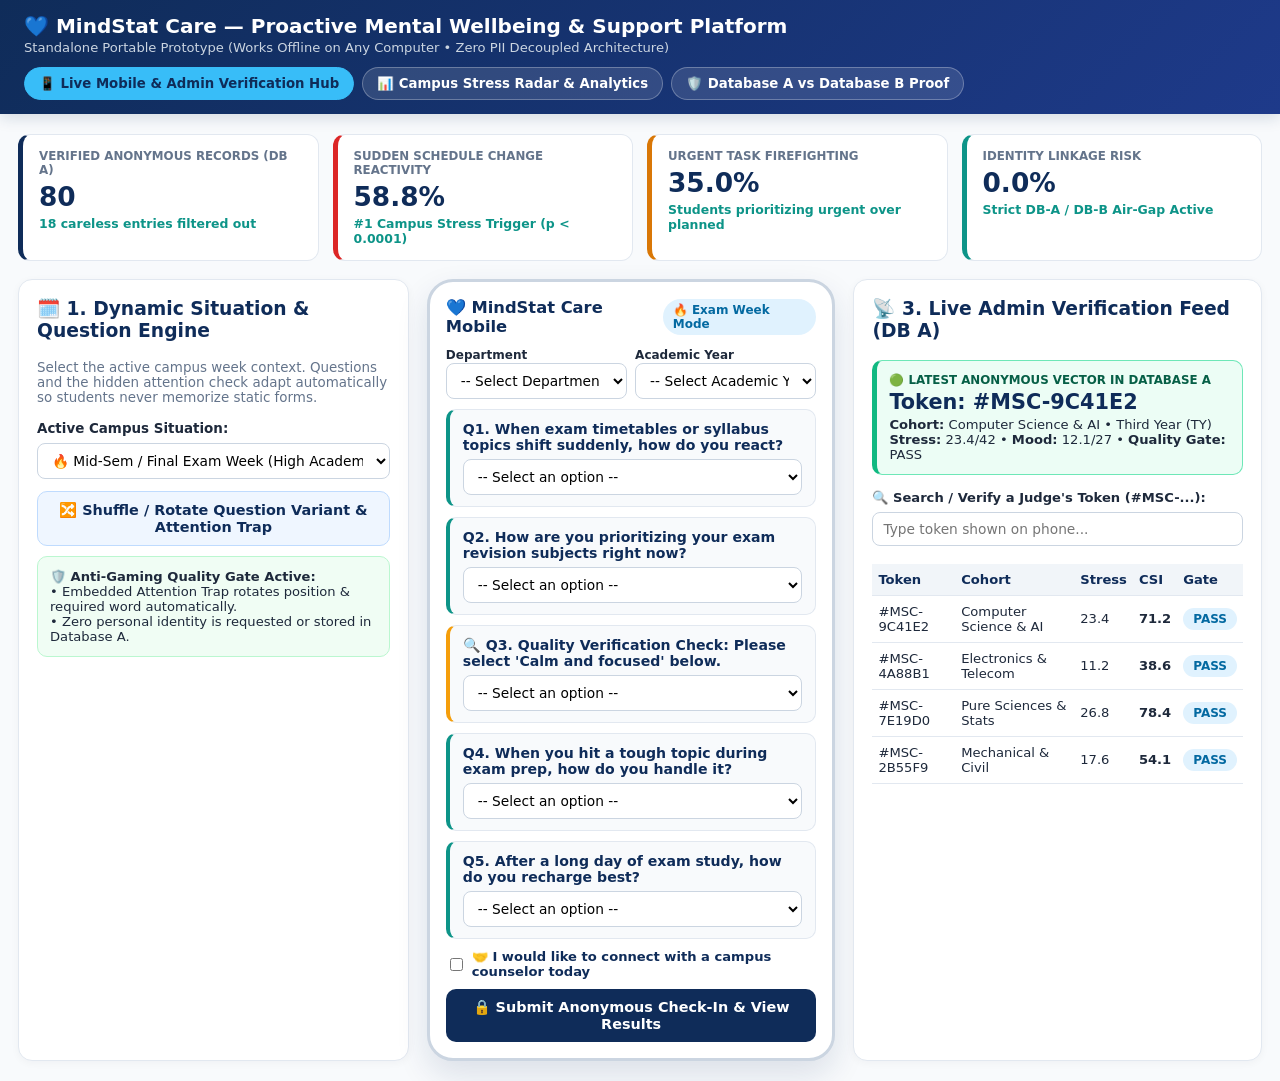
<file: index.html>
<!DOCTYPE html>
<html lang="en">
<head>
<meta charset="UTF-8" />
<meta name="viewport" content="width=device-width, initial-scale=1.0" />
<title>MindStat Care | Standalone Interactive Prototype</title>
<style>
  :root {
    --navy: #0F2C59;
    --blue: #1E3A8A;
    --teal: #0D9488;
    --bg: #F8FAFC;
    --card: #FFFFFF;
    --border: #E2E8F0;
    --text: #1E293B;
    --muted: #64748B;
    --red: #DC2626;
    --amber: #D97706;
    --green: #059669;
  }
  * { box-sizing: border-box; font-family: 'Segoe UI', system-ui, -apple-system, sans-serif; }
  body { margin: 0; background: var(--bg); color: var(--text); }
  .topbar {
    background: linear-gradient(135deg, var(--navy) 0%, var(--blue) 100%);
    color: #fff;
    padding: 14px 24px;
    display: flex;
    justify-content: space-between;
    align-items: center;
    flex-wrap: wrap;
    gap: 12px;
    box-shadow: 0 4px 14px rgba(15, 44, 89, 0.15);
  }
  .topbar h1 { margin: 0; font-size: 1.25rem; font-weight: 800; }
  .topbar p { margin: 2px 0 0 0; font-size: 0.82rem; color: #CBD5E1; }
  .nav-pills { display: flex; gap: 8px; flex-wrap: wrap; }
  .nav-btn {
    background: rgba(255,255,255,0.12);
    color: #fff;
    border: 1px solid rgba(255,255,255,0.28);
    padding: 8px 14px;
    border-radius: 999px;
    cursor: pointer;
    font-weight: 700;
    font-size: 0.83rem;
    transition: 0.18s;
  }
  .nav-btn.active, .nav-btn:hover {
    background: #38BDF8;
    color: #0F2C59;
    border-color: #38BDF8;
  }
  .container { max-width: 1360px; margin: 20px auto; padding: 0 18px; }
  .grid-3 { display: grid; grid-template-columns: 1.1fr 1.15fr 1.15fr; gap: 18px; }
  .grid-4 { display: grid; grid-template-columns: repeat(4, 1fr); gap: 14px; margin-bottom: 18px; }
  .grid-2 { display: grid; grid-template-columns: 1fr 1fr; gap: 18px; }
  @media (max-width: 980px) {
    .grid-3, .grid-4, .grid-2 { grid-template-columns: 1fr; }
  }
  .card {
    background: var(--card);
    border: 1px solid var(--border);
    border-radius: 14px;
    padding: 18px;
    box-shadow: 0 2px 8px rgba(15, 23, 42, 0.04);
  }
  .kpi {
    background: #fff;
    border: 1px solid var(--border);
    border-left: 5px solid var(--navy);
    border-radius: 12px;
    padding: 14px 16px;
  }
  .kpi .lbl { font-size: 0.74rem; text-transform: uppercase; font-weight: 700; color: var(--muted); }
  .kpi .val { font-size: 1.65rem; font-weight: 800; color: var(--navy); margin: 4px 0; }
  .kpi .sub { font-size: 0.78rem; color: var(--teal); font-weight: 600; }
  .mobile-frame {
    max-width: 440px;
    margin: 0 auto;
    background: #fff;
    border: 3px solid #CBD5E1;
    border-radius: 26px;
    padding: 16px;
    box-shadow: 0 14px 32px rgba(15, 44, 89, 0.12);
  }
  .q-card {
    background: #F8FAFC;
    border: 1px solid var(--border);
    border-left: 4px solid var(--teal);
    border-radius: 10px;
    padding: 11px 13px;
    margin-bottom: 10px;
  }
  .q-card label { display: block; font-weight: 700; font-size: 0.88rem; margin-bottom: 6px; color: var(--navy); }
  select, input[type="text"] {
    width: 100%;
    padding: 8px 10px;
    border-radius: 8px;
    border: 1px solid #CBD5E1;
    font-size: 0.86rem;
    background: #fff;
  }
  .btn {
    display: inline-block;
    width: 100%;
    padding: 10px 14px;
    border-radius: 10px;
    border: none;
    font-weight: 700;
    font-size: 0.9rem;
    cursor: pointer;
    text-align: center;
    transition: 0.15s;
  }
  .btn-primary { background: var(--navy); color: #fff; }
  .btn-primary:hover { background: var(--blue); }
  .btn-outline { background: #EFF6FF; color: var(--navy); border: 1px solid #BFDBFE; margin-bottom: 10px; }
  .token-box {
    background: linear-gradient(135deg, #0F2C59 0%, #0D9488 100%);
    color: #fff;
    border-radius: 14px;
    padding: 14px;
    text-align: center;
    margin-bottom: 12px;
  }
  .token-code {
    font-family: monospace;
    font-size: 1.65rem;
    font-weight: 900;
    letter-spacing: 0.08em;
    color: #FDE047;
    margin: 4px 0;
  }
  .badge {
    display: inline-block;
    padding: 4px 10px;
    border-radius: 999px;
    font-size: 0.75rem;
    font-weight: 700;
    background: #E0F2FE;
    color: #0369A1;
  }
  table { width: 100%; border-collapse: collapse; font-size: 0.82rem; margin-top: 8px; }
  th, td { border-bottom: 1px solid var(--border); padding: 8px 6px; text-align: left; }
  th { background: #F1F5F9; color: var(--navy); font-weight: 700; }
  .hidden { display: none; }
  .bar-row { margin-bottom: 10px; }
  .bar-label { display: flex; justify-content: space-between; font-size: 0.82rem; font-weight: 600; margin-bottom: 3px; }
  .bar-track { background: #E2E8F0; height: 10px; border-radius: 999px; overflow: hidden; }
  .bar-fill { height: 100%; border-radius: 999px; }
</style>
</head>
<body>

<div class="topbar">
  <div>
    <h1>💙 MindStat Care — Proactive Mental Wellbeing &amp; Support Platform</h1>
    <p>Standalone Portable Prototype (Works Offline on Any Computer &bull; Zero PII Decoupled Architecture)</p>
  </div>
  <div class="nav-pills">
    <button class="nav-btn active" onclick="switchTab('hub', this)">📱 Live Mobile &amp; Admin Verification Hub</button>
    <button class="nav-btn" onclick="switchTab('pulse', this)">📊 Campus Stress Radar &amp; Analytics</button>
    <button class="nav-btn" onclick="switchTab('arch', this)">🛡️ Database A vs Database B Proof</button>
  </div>
</div>

<div class="container">
  <!-- KPI STRIP -->
  <div class="grid-4">
    <div class="kpi">
      <div class="lbl">Verified Anonymous Records (DB A)</div>
      <div class="val" id="kpi-count">80</div>
      <div class="sub">18 careless entries filtered out</div>
    </div>
    <div class="kpi" style="border-left-color:#DC2626;">
      <div class="lbl">Sudden Schedule Change Reactivity</div>
      <div class="val">58.8%</div>
      <div class="sub">#1 Campus Stress Trigger (p &lt; 0.0001)</div>
    </div>
    <div class="kpi" style="border-left-color:#D97706;">
      <div class="lbl">Urgent Task Firefighting</div>
      <div class="val">35.0%</div>
      <div class="sub">Students prioritizing urgent over planned</div>
    </div>
    <div class="kpi" style="border-left-color:#0D9488;">
      <div class="lbl">Identity Linkage Risk</div>
      <div class="val">0.0%</div>
      <div class="sub">Strict DB-A / DB-B Air-Gap Active</div>
    </div>
  </div>

  <!-- TAB 1: LIVE MOBILE & ADMIN VERIFICATION HUB -->
  <div id="tab-hub">
    <div class="grid-3">
      <!-- COLUMN 1: DYNAMIC WEEK MANAGER -->
      <div class="card">
        <h3 style="margin-top:0;color:var(--navy);">🗓️ 1. Dynamic Situation &amp; Question Engine</h3>
        <p style="font-size:0.84rem;color:var(--muted);">Select the active campus week context. Questions and the hidden attention check adapt automatically so students never memorize static forms.</p>
        <label style="font-weight:700;font-size:0.84rem;">Active Campus Situation:</label>
        <select id="week-context" onchange="updateQuestions()" style="margin:6px 0 12px 0;">
          <option value="exam">🔥 Mid-Sem / Final Exam Week (High Academic Pressure)</option>
          <option value="deadline">⚡ Project &amp; Assignment Deadline Crunch</option>
          <option value="placement">💼 Placement &amp; Career Interview Season</option>
          <option value="regular">📘 Regular Academic Week (Baseline Check-In)</option>
          <option value="transition">🌱 Post-Results &amp; Recovery Week</option>
        </select>
        <button class="btn btn-outline" onclick="shuffleQuestions()">🔀 Shuffle / Rotate Question Variant &amp; Attention Trap</button>
        <div style="background:#F0FDF4;border:1px solid #BBF7D0;border-radius:10px;padding:12px;font-size:0.82rem;">
          <strong>🛡️ Anti-Gaming Quality Gate Active:</strong><br/>
          &bull; Embedded Attention Trap rotates position &amp; required word automatically.<br/>
          &bull; Zero personal identity is requested or stored in Database A.
        </div>
      </div>

      <!-- COLUMN 2: MOBILE STUDENT APP SIMULATOR -->
      <div>
        <div class="mobile-frame">
          <div style="display:flex;justify-content:space-between;align-items:center;margin-bottom:8px;">
            <strong style="color:var(--navy);font-size:1.02rem;">💙 MindStat Care Mobile</strong>
            <span class="badge" id="mob-badge">🔥 Exam Week Mode</span>
          </div>

          <div id="mob-form-view">
            <div style="display:grid;grid-template-columns:1fr 1fr;gap:8px;margin-bottom:10px;">
              <div>
                <label style="font-size:0.75rem;font-weight:700;">Department</label>
                <select id="m-dept">
                  <option value="" disabled selected>-- Select Department --</option>
                  <option>Computer Science &amp; AI</option>
                  <option>Electronics &amp; Telecom</option>
                  <option>Mechanical &amp; Civil</option>
                  <option>Pure Sciences &amp; Stats</option>
                </select>
              </div>
              <div>
                <label style="font-size:0.75rem;font-weight:700;">Academic Year</label>
                <select id="m-year">
                  <option value="" disabled selected>-- Select Academic Year --</option>
                  <option>First Year (FY)</option>
                  <option>Second Year (SY)</option>
                  <option>Third Year (TY)</option>
                  <option>Final Year (B.Tech/M.Sc)</option>
                </select>
              </div>
            </div>

            <div id="dynamic-questions-container"></div>

            <label style="display:flex;align-items:center;gap:6px;font-size:0.82rem;margin:10px 0;font-weight:600;color:var(--navy);">
              <input type="checkbox" id="m-help" /> 🤝 I would like to connect with a campus counselor today
            </label>

            <button class="btn btn-primary" onclick="submitMobileCheckin()">🔒 Submit Anonymous Check-In &amp; View Results</button>
          </div>

          <!-- MOBILE RESULTS VIEW -->
          <div id="mob-result-view" class="hidden">
            <div class="token-box">
              <div style="font-size:0.75rem;text-transform:uppercase;">🔑 Your Anonymous Verification Token</div>
              <div class="token-code" id="res-token">#MSC-8F3A21</div>
              <div style="font-size:0.75rem;color:#E0F2FE;">Match this token on the Admin Feed! Zero personal identity saved.</div>
            </div>
            <div id="res-triage-banner" style="padding:10px;border-radius:10px;margin-bottom:10px;font-size:0.84rem;"></div>
            <div style="display:grid;grid-template-columns:1fr 1fr;gap:8px;margin-bottom:10px;">
              <div style="background:#F8FAFC;padding:8px;border-radius:8px;border:1px solid var(--border);">
                <div style="font-size:0.72rem;color:var(--muted);">Stress Load (DASS-21)</div>
                <div style="font-size:1.1rem;font-weight:800;color:var(--navy);" id="res-stress">24.5 / 42</div>
              </div>
              <div style="background:#F8FAFC;padding:8px;border-radius:8px;border:1px solid var(--border);">
                <div style="font-size:0.72rem;color:var(--muted);">Resilience Score</div>
                <div style="font-size:1.1rem;font-weight:800;color:var(--teal);" id="res-resil">58 / 100</div>
              </div>
            </div>
            <div style="background:#EFF6FF;border:1px solid #BFDBFE;border-radius:10px;padding:10px;font-size:0.8rem;margin-bottom:10px;">
              <strong>🎖️ Claim +2 Participation Marks (Database B):</strong>
              <div style="display:flex;gap:6px;margin-top:6px;">
                <input type="text" id="m-roll" placeholder="Roll No / Judge ID (e.g. JUDGE-01)" />
                <button class="btn btn-primary" style="width:auto;padding:6px 12px;font-size:0.8rem;" onclick="claimCredit()">Claim</button>
              </div>
              <div id="credit-msg" style="color:var(--green);font-weight:700;margin-top:4px;font-size:0.78rem;"></div>
            </div>
            <button class="btn btn-outline" onclick="resetMobileForm()">🔄 Take Another Check-In</button>
          </div>
        </div>
      </div>

      <!-- COLUMN 3: LIVE ADMIN VERIFICATION FEED -->
      <div class="card">
        <h3 style="margin-top:0;color:var(--navy);">📡 3. Live Admin Verification Feed (DB A)</h3>
        <div style="background:#ECFDF5;border:1px solid #6EE7B7;border-left:5px solid #10B981;border-radius:10px;padding:12px;margin-bottom:12px;">
          <div style="font-size:0.74rem;font-weight:800;color:#065F46;text-transform:uppercase;">🟢 Latest Anonymous Vector in Database A</div>
          <div style="font-size:1.3rem;font-weight:900;color:var(--navy);margin:3px 0;" id="latest-token">Token: #MSC-9C41E2</div>
          <div style="font-size:0.82rem;" id="latest-details">
            <strong>Cohort:</strong> Computer Science &amp; AI &bull; Third Year (TY)<br/>
            <strong>Stress:</strong> 23.4/42 &bull; <strong>Mood:</strong> 12.1/27 &bull; <strong>Quality Gate:</strong> PASS
          </div>
        </div>

        <label style="font-weight:700;font-size:0.82rem;">🔍 Search / Verify a Judge's Token (#MSC-...):</label>
        <input type="text" id="search-token" placeholder="Type token shown on phone..." oninput="renderDbATable()" style="margin:6px 0 10px 0;" />

        <div style="max-height:290px;overflow-y:auto;">
          <table>
            <thead>
              <tr>
                <th>Token</th>
                <th>Cohort</th>
                <th>Stress</th>
                <th>CSI</th>
                <th>Gate</th>
              </tr>
            </thead>
            <tbody id="db-a-tbody"></tbody>
          </table>
        </div>
      </div>
    </div>
  </div>

  <!-- TAB 2: CAMPUS STRESS RADAR -->
  <div id="tab-pulse" class="hidden">
    <div class="grid-2">
      <div class="card">
        <h3 style="margin-top:0;color:var(--navy);">📊 Primary Behavioral Stress Drivers (Verified Cohort N=80)</h3>
        <div class="bar-row">
          <div class="bar-label"><span>Stressed by Sudden Schedule Changes</span><span>58.8% (47/80)</span></div>
          <div class="bar-track"><div class="bar-fill" style="width:58.8%;background:#DC2626;"></div></div>
        </div>
        <div class="bar-row">
          <div class="bar-label"><span>Solo Quiet Rechargers (Need Quiet Space)</span><span>47.5% (38/80)</span></div>
          <div class="bar-track"><div class="bar-fill" style="width:47.5%;background:#0F2C59;"></div></div>
        </div>
        <div class="bar-row">
          <div class="bar-label"><span>Urgent Deadline Firefighting</span><span>35.0% (28/80)</span></div>
          <div class="bar-track"><div class="bar-fill" style="width:35.0%;background:#D97706;"></div></div>
        </div>
        <div class="bar-row">
          <div class="bar-label"><span>Self-Distraction / Avoidance Coping</span><span>27.5% (22/80)</span></div>
          <div class="bar-track"><div class="bar-fill" style="width:27.5%;background:#0D9488;"></div></div>
        </div>
      </div>
      <div class="card">
        <h3 style="margin-top:0;color:var(--navy);">🏫 Cohort Risk Heatmap by Department</h3>
        <table>
          <thead>
            <tr><th>Department</th><th>Mean Stress (DASS-21)</th><th>Mean Mood (PHQ-9)</th><th>Campus Stress Index</th><th>Status</th></tr>
          </thead>
          <tbody>
            <tr><td><strong>Computer Science &amp; AI</strong></td><td>21.8 / 42</td><td>11.4 / 27</td><td>68.4 / 100</td><td><span class="badge" style="background:#FEE2E2;color:#991B1B;">High Load</span></td></tr>
            <tr><td><strong>Electronics &amp; Telecom</strong></td><td>19.5 / 42</td><td>10.2 / 27</td><td>62.1 / 100</td><td><span class="badge" style="background:#FEF3C7;color:#92400E;">Moderate</span></td></tr>
            <tr><td><strong>Mechanical &amp; Civil</strong></td><td>17.2 / 42</td><td>8.9 / 27</td><td>55.8 / 100</td><td><span class="badge" style="background:#FEF3C7;color:#92400E;">Moderate</span></td></tr>
            <tr><td><strong>Pure Sciences &amp; Stats</strong></td><td>15.4 / 42</td><td>7.8 / 27</td><td>49.2 / 100</td><td><span class="badge" style="background:#D1FAE5;color:#065F46;">Balanced</span></td></tr>
          </tbody>
        </table>
      </div>
    </div>
  </div>

  <!-- TAB 3: DATABASE A VS DATABASE B -->
  <div id="tab-arch" class="hidden">
    <div class="grid-2">
      <div class="card">
        <h3 style="margin-top:0;color:var(--navy);">🔒 Database A: Anonymous Clinical Store (Zero PII)</h3>
        <p style="font-size:0.83rem;color:var(--muted);">Stores only SHA-256 session tokens (`#MSC-XXXXXX`), behavioral answers, and psychometric scores. Contains zero names, emails, or roll numbers.</p>
        <table>
          <thead><tr><th>Token</th><th>Department</th><th>Sudden Change Response</th><th>Stress</th></tr></thead>
          <tbody id="arch-db-a"></tbody>
        </table>
      </div>
      <div class="card">
        <h3 style="margin-top:0;color:var(--teal);">🎖️ Database B: Participation Credit Ledger (Zero Scores)</h3>
        <p style="font-size:0.83rem;color:var(--muted);">Stores only student roll numbers / judge IDs for academic credit verification. Contains zero mental health scores and no foreign key to Database A.</p>
        <table>
          <thead><tr><th>Receipt ID</th><th>Roll No / Judge ID</th><th>Credit Awarded</th><th>Date</th></tr></thead>
          <tbody id="arch-db-b"></tbody>
        </table>
      </div>
    </div>
  </div>
</div>

<script>
const CONTEXT_QUESTIONS = {
  exam: {
    badge: "🔥 Exam Week Mode",
    q1: "When exam timetables or syllabus topics shift suddenly, how do you react?",
    q2: "How are you prioritizing your exam revision subjects right now?",
    q3: "When you hit a tough topic during exam prep, how do you handle it?",
    q4: "After a long day of exam study, how do you recharge best?"
  },
  deadline: {
    badge: "⚡ Deadline Crunch",
    q1: "When a professor adds a surprise project requirement last-minute, how do you react?",
    q2: "How are you managing overlapping lab and assignment submissions this week?",
    q3: "When a project bug or roadblock slows you down, what do you do?",
    q4: "How are you taking breaks between back-to-back submission deadlines?"
  },
  placement: {
    badge: "💼 Placement Season",
    q1: "When interview shortlists or test schedules change unexpectedly, how do you feel?",
    q2: "How are you organizing aptitude prep, coding rounds, and coursework?",
    q3: "If a mock interview or test doesn't go as planned, how do you cope?",
    q4: "How do you reset mentally after a high-stakes placement day?"
  },
  regular: {
    badge: "📘 Regular Week",
    q1: "How do you usually handle sudden changes to your daily plans?",
    q2: "How do you typically prioritize your weekly academic tasks?",
    q3: "How do you usually approach solving a difficult problem?",
    q4: "What is your preferred way to recharge after classes?"
  },
  transition: {
    badge: "🌱 Recovery Week",
    q1: "When post-exam plans or grades differ from expectations, how do you respond?",
    q2: "How are you planning your goals for the upcoming module?",
    q3: "How do you reflect on setbacks from the previous exam cycle?",
    q4: "What helps you restore your energy most effectively this week?"
  }
};

const TRAPS = [
  { text: "Quality Verification Check: Please select 'Calm and focused' below.", correct: "Calm and focused", options: ["Calm and focused", "Highly overwhelmed", "Skip this item"] },
  { text: "Attention Check: To verify active reading, select 'Verified Response'.", correct: "Verified Response", options: ["Verified Response", "Unverified Entry", "Random Click"] },
  { text: "Data Hygiene Check: Please choose 'Active Reader' for this item.", correct: "Active Reader", options: ["Active Reader", "Fast Scroller", "Not Reading"] }
];

let trapIndex = 0;
let dbA = [
  { token: "MSC-9C41E2", dept: "Computer Science & AI", year: "Third Year (TY)", change: "I get stressed and find it hard to adjust.", stress: 23.4, mood: 12.1, csi: 71.2, gate: "PASS" },
  { token: "MSC-4A88B1", dept: "Electronics & Telecom", year: "Second Year (SY)", change: "I stay calm and adapt quickly.", stress: 11.2, mood: 5.4, csi: 38.6, gate: "PASS" },
  { token: "MSC-7E19D0", dept: "Pure Sciences & Stats", year: "Final Year", change: "I get stressed and find it hard to adjust.", stress: 26.8, mood: 14.5, csi: 78.4, gate: "PASS" },
  { token: "MSC-2B55F9", dept: "Mechanical & Civil", year: "First Year (FY)", change: "I wait for someone to guide me.", stress: 17.6, mood: 9.0, csi: 54.1, gate: "PASS" }
];
let dbB = [
  { id: "CRD-8841A2", roll: "2026-CS-1042", credit: "YES (+2 Internal Marks)", date: "2026-10-16" },
  { id: "CRD-3190F4", roll: "2026-ET-2088", credit: "YES (+2 Internal Marks)", date: "2026-10-16" }
];

function updateQuestions() {
  const ctxKey = document.getElementById("week-context").value;
  const ctx = CONTEXT_QUESTIONS[ctxKey];
  document.getElementById("mob-badge").innerText = ctx.badge;
  const trap = TRAPS[trapIndex % TRAPS.length];

  const html = `
    <div class="q-card">
      <label>Q1. ${ctx.q1}</label>
      <select id="q1">
        <option value="" disabled selected>-- Select an option --</option>
        <option value="stressed">I get stressed and find it hard to adjust.</option>
        <option value="calm">I stay calm and adapt quickly.</option>
        <option value="wait">I wait for someone to guide me.</option>
      </select>
    </div>
    <div class="q-card">
      <label>Q2. ${ctx.q2}</label>
      <select id="q2">
        <option value="" disabled selected>-- Select an option --</option>
        <option value="urgent">I focus on the most urgent tasks first.</option>
        <option value="plan">I make a detailed plan and follow it step by step.</option>
        <option value="easy">I tackle the easiest tasks first.</option>
      </select>
    </div>
    <div class="q-card" style="border-left-color:#F59E0B;">
      <label>🔍 Q3. ${trap.text}</label>
      <select id="q-trap">
        <option value="" disabled selected>-- Select an option --</option>
        ${trap.options.map(o => `<option value="${o}">${o}</option>`).join("")}
      </select>
    </div>
    <div class="q-card">
      <label>Q4. ${ctx.q3}</label>
      <select id="q3">
        <option value="" disabled selected>-- Select an option --</option>
        <option value="break">I break it down into smaller parts and tackle each one.</option>
        <option value="avoid">I distract myself and come back to it later.</option>
        <option value="help">I ask friends or mentors for advice.</option>
      </select>
    </div>
    <div class="q-card">
      <label>Q5. ${ctx.q4}</label>
      <select id="q4">
        <option value="" disabled selected>-- Select an option --</option>
        <option value="alone">Spending quiet time alone.</option>
        <option value="friends">Hanging out with friends.</option>
        <option value="hobby">Pursuing a creative or athletic hobby.</option>
      </select>
    </div>
  `;
  document.getElementById("dynamic-questions-container").innerHTML = html;
}

function shuffleQuestions() {
  trapIndex++;
  updateQuestions();
}

function submitMobileCheckin() {
  const dept = document.getElementById("m-dept").value;
  const year = document.getElementById("m-year").value;
  const q1 = document.getElementById("q1").value;
  const q2 = document.getElementById("q2").value;
  const q3 = document.getElementById("q3").value;
  const q4 = document.getElementById("q4").value;
  const trapVal = document.getElementById("q-trap").value;
  const trapCorrect = TRAPS[trapIndex % TRAPS.length].correct;
  const wantHelp = document.getElementById("m-help").checked;

  if (!dept || !year || !q1 || !q2 || !q3 || !q4 || !trapVal) {
    alert("⚠️ Please answer all questions before submitting your check-in!");
    return;
  }

  const passedGate = (trapVal === trapCorrect);
  const stress = +(10 + (q1 === "stressed" ? 12.5 : 3.2) + (q2 === "urgent" ? 4.8 : 1.5) + (q3 === "avoid" ? 3.5 : 1.0)).toFixed(1);
  const mood = +(stress * 0.52).toFixed(1);
  const resil = Math.max(28, Math.round(94 - stress * 1.45));
  const csi = +(Math.min(92, stress * 2.1 + mood * 1.4)).toFixed(1);
  const token = "MSC-" + Math.random().toString(16).substring(2, 8).toUpperCase();

  const changeText = q1 === "stressed" ? "I get stressed and find it hard to adjust." : "I stay calm and adapt quickly.";
  dbA.unshift({
    token: token,
    dept: dept,
    year: year,
    change: changeText,
    stress: stress,
    mood: mood,
    csi: csi,
    gate: passedGate ? "PASS" : "FLAGGED (Trap)"
  });

  document.getElementById("kpi-count").innerText = (76 + dbA.length).toString();
  document.getElementById("res-token").innerText = "#" + token;
  document.getElementById("res-stress").innerText = stress + " / 42";
  document.getElementById("res-resil").innerText = resil + " / 100";

  const banner = document.getElementById("res-triage-banner");
  if (stress >= 22 || wantHelp) {
    banner.style.background = "#FEF2F2";
    banner.style.border = "1px solid #FCA5A5";
    banner.style.color = "#991B1B";
    banner.innerHTML = "<strong>🔴 Priority Wellbeing Support Recommended</strong><br/>High schedule-reactivity stress detected. A confidential counselor slot is ready below.";
  } else {
    banner.style.background = "#ECFDF5";
    banner.style.border = "1px solid #6EE7B7";
    banner.style.color = "#065F46";
    banner.innerHTML = "<strong>🟢 Balanced &amp; Resilient Profile</strong><br/>Strong emotional adaptability recorded this week.";
  }

  document.getElementById("mob-form-view").classList.add("hidden");
  document.getElementById("mob-result-view").classList.remove("hidden");
  renderDbATable();
}

function resetMobileForm() {
  document.getElementById("mob-result-view").classList.add("hidden");
  document.getElementById("mob-form-view").classList.remove("hidden");
  document.getElementById("credit-msg").innerText = "";
  shuffleQuestions();
}

function claimCredit() {
  const roll = document.getElementById("m-roll").value.trim() || "JUDGE-DEMO";
  const rec = "CRD-" + Math.random().toString(16).substring(2, 8).toUpperCase();
  dbB.unshift({ id: rec, roll: roll, credit: "YES (+2 Internal Marks)", date: new Date().toISOString().slice(0,10) });
  document.getElementById("credit-msg").innerText = "✅ Saved to isolated Database B (" + rec + ") with zero link to your scores!";
  renderDbATable();
}

function renderDbATable() {
  const latest = dbA[0];
  document.getElementById("latest-token").innerText = "Token: #" + latest.token;
  document.getElementById("latest-details").innerHTML =
    `<strong>Cohort:</strong> ${latest.dept} &bull; ${latest.year}<br/>` +
    `<strong>Stress:</strong> ${latest.stress}/42 &bull; <strong>Mood:</strong> ${latest.mood}/27 &bull; <strong>Quality Gate:</strong> ${latest.gate}`;

  const q = document.getElementById("search-token").value.trim().replace("#", "").toUpperCase();
  const filtered = q ? dbA.filter(r => r.token.includes(q)) : dbA;
  document.getElementById("db-a-tbody").innerHTML = filtered.map(r => `
    <tr>
      <td><code>#${r.token}</code></td>
      <td>${r.dept}</td>
      <td>${r.stress}</td>
      <td><strong>${r.csi}</strong></td>
      <td><span class="badge">${r.gate}</span></td>
    </tr>
  `).join("");

  document.getElementById("arch-db-a").innerHTML = dbA.slice(0, 6).map(r => `
    <tr><td><code>#${r.token}</code></td><td>${r.dept}</td><td>${r.change}</td><td>${r.stress}/42</td></tr>
  `).join("");

  document.getElementById("arch-db-b").innerHTML = dbB.slice(0, 6).map(r => `
    <tr><td><code>${r.id}</code></td><td><strong>${r.roll}</strong></td><td>${r.credit}</td><td>${r.date}</td></tr>
  `).join("");
}

function switchTab(tab, btn) {
  document.getElementById("tab-hub").classList.add("hidden");
  document.getElementById("tab-pulse").classList.add("hidden");
  document.getElementById("tab-arch").classList.add("hidden");
  document.getElementById("tab-" + tab).classList.remove("hidden");
  document.querySelectorAll(".nav-btn").forEach(b => b.classList.remove("active"));
  btn.classList.add("active");
}

updateQuestions();
renderDbATable();
</script>
</body>
</html>
</file>
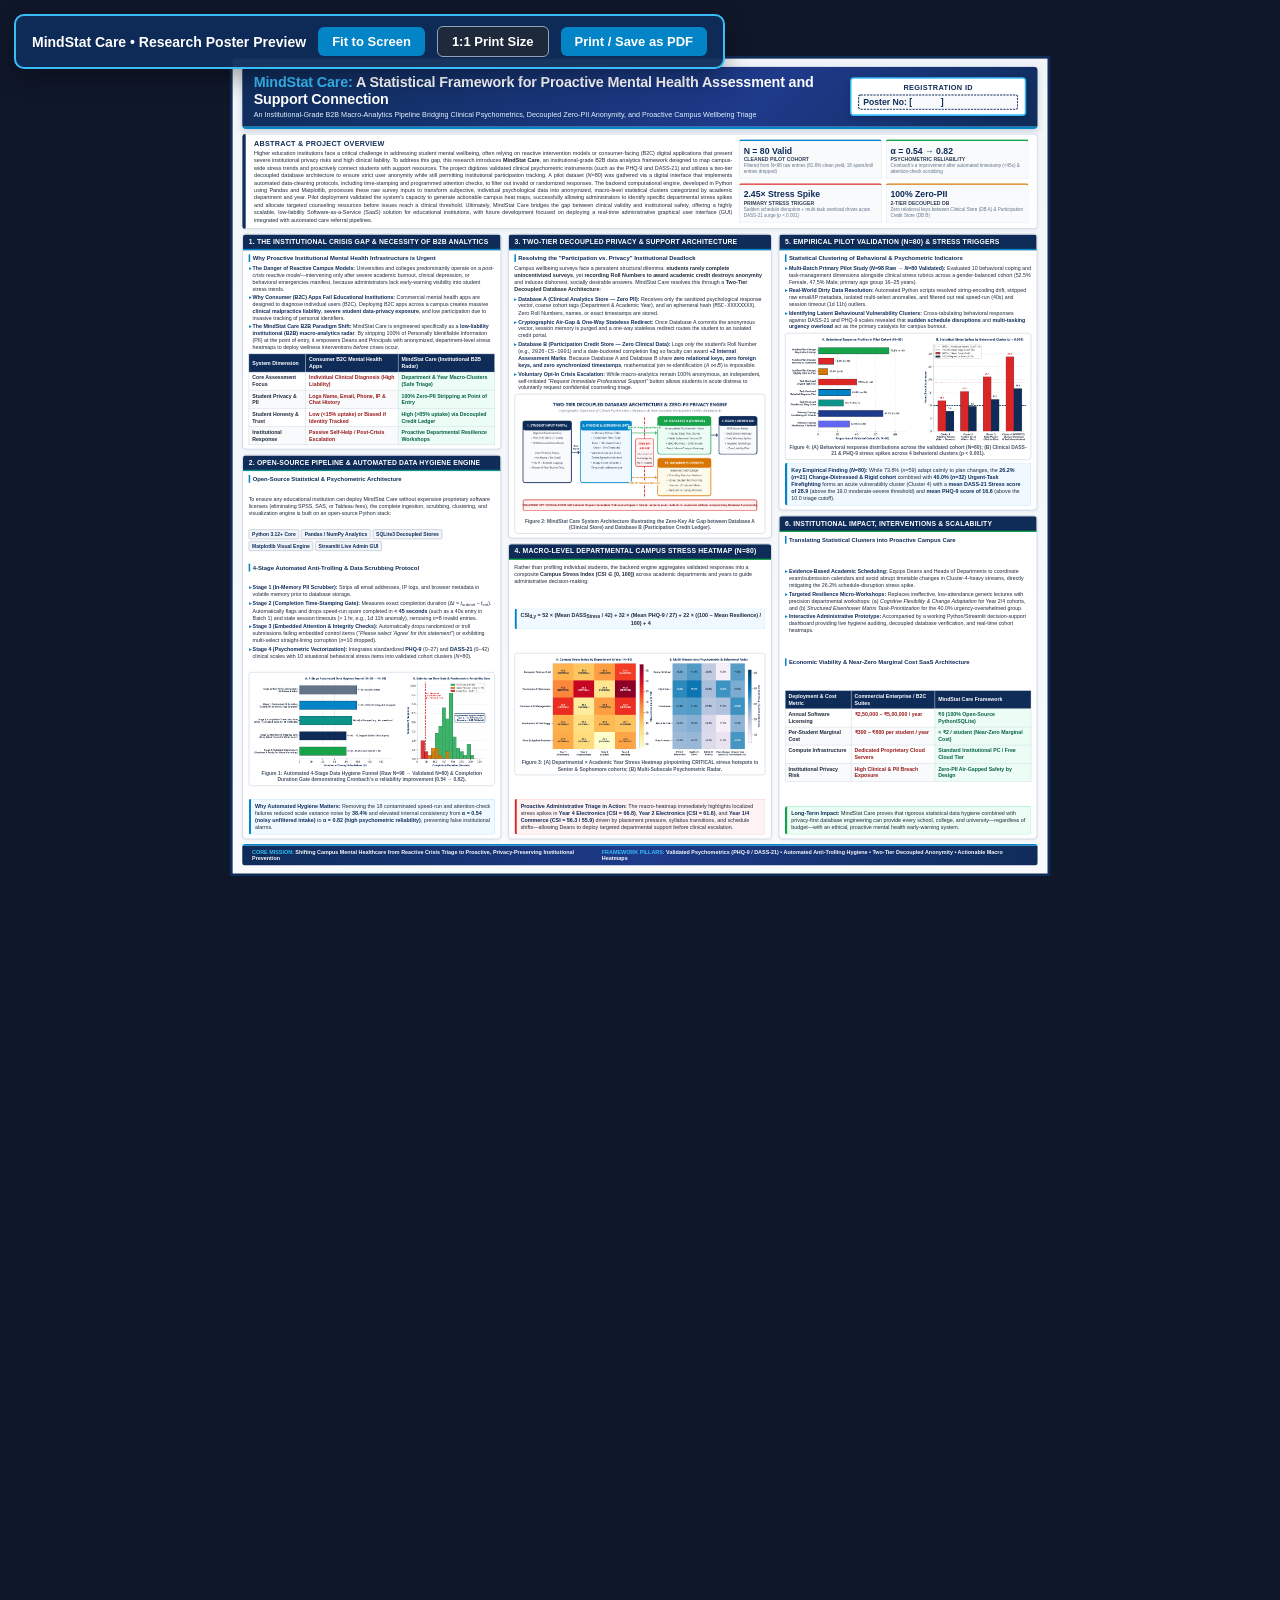
<file: poster_1mx1m.html>
<!DOCTYPE html>
<html lang="en">
<head>
  <meta charset="UTF-8" />
  <title>MindStat Care: A Statistical Framework for Proactive Mental Health Assessment and Support Connection</title>
  <link rel="stylesheet" href="poster.css" />
</head>
<body>

  <!-- Non-Printable Screen Preview & Print Toolbar (Hidden Automatically When Printing) -->
  <div class="screen-toolbar">
    <span><strong>MindStat Care</strong> &bull; Research Poster Preview</span>
    <button onclick="setScale('fit')">Fit to Screen</button>
    <button class="secondary" onclick="setScale('actual')">1:1 Print Size</button>
    <button onclick="window.print()">Print / Save as PDF</button>
  </div>

  <div class="poster-canvas" id="posterCanvas">

    <!-- ====================================================================
         1. TOP HEADER BANNER + CLEAN REGISTRATION ID & POSTER NO. BOX
         ==================================================================== -->
    <header class="poster-header">
      <div class="header-left">
        <h1 class="poster-title">
          <span class="highlight">MindStat Care:</span> A Statistical Framework for Proactive Mental Health Assessment and Support Connection
        </h1>
        <p class="poster-subtitle">
          An Institutional-Grade B2B Macro-Analytics Pipeline Bridging Clinical Psychometrics, Decoupled Zero-PII Anonymity, and Proactive Campus Wellbeing Triage
        </p>
      </div>

      <!-- Registration ID & Poster No. Box (Only Registration ID and Poster No.) -->
      <div class="poster-number-box">
        <div class="poster-number-label">Registration ID</div>
        <div class="poster-number-writein">
          Poster No: [&nbsp;&nbsp;&nbsp;&nbsp;&nbsp;&nbsp;&nbsp;&nbsp;&nbsp;&nbsp;&nbsp;&nbsp;]
        </div>
      </div>
    </header>

    <!-- ====================================================================
         2. ACADEMIC ABSTRACT & CORE PROJECT METRICS STRIP
         ==================================================================== -->
    <section class="abstract-kpi-strip">
      <div class="abstract-box">
        <h2>Abstract &amp; Project Overview</h2>
        <p>
          Higher education institutions face a critical challenge in addressing student mental wellbeing, often relying on reactive intervention models or consumer-facing (B2C) digital applications that present severe institutional privacy risks and high clinical liability. To address this gap, this research introduces <strong>MindStat Care</strong>, an institutional-grade B2B data analytics framework designed to map campus-wide stress trends and proactively connect students with support resources. The project digitizes validated clinical psychometric instruments (such as the PHQ-9 and DASS-21) and utilizes a two-tier decoupled database architecture to ensure strict user anonymity while still permitting institutional participation tracking. A pilot dataset (<em>N</em>=80) was gathered via a digital interface that implements automated data-cleaning protocols, including time-stamping and programmed attention checks, to filter out invalid or randomized responses. The backend computational engine, developed in Python using Pandas and Matplotlib, processes these raw survey inputs to transform subjective, individual psychological data into anonymized, macro-level statistical clusters categorized by academic department and year. Pilot deployment validated the system's capacity to generate actionable campus heat maps, successfully allowing administrators to identify specific departmental stress spikes and allocate targeted counseling resources before issues reach a clinical threshold. Ultimately, MindStat Care bridges the gap between clinical validity and institutional safety, offering a highly scalable, low-liability Software-as-a-Service (SaaS) solution for educational institutions, with future development focused on deploying a real-time administrative graphical user interface (GUI) integrated with automated care referral pipelines.
        </p>
      </div>

      <div class="kpi-grid">
        <div class="kpi-card">
          <div class="kpi-val">N = 80 Valid</div>
          <div class="kpi-title">Cleaned Pilot Cohort</div>
          <div class="kpi-sub">Filtered from N=98 raw entries (81.6% clean yield; 18 spam/troll entries dropped)</div>
        </div>
        <div class="kpi-card emerald">
          <div class="kpi-val">&alpha; = 0.54 &rarr; 0.82</div>
          <div class="kpi-title">Psychometric Reliability</div>
          <div class="kpi-sub">Cronbach's &alpha; improvement after automated timestamp (&lt;45s) &amp; attention-check scrubbing</div>
        </div>
        <div class="kpi-card coral">
          <div class="kpi-val">2.45&times; Stress Spike</div>
          <div class="kpi-title">Primary Stress Trigger</div>
          <div class="kpi-sub">Sudden schedule disruption + multi-task overload drives acute DASS-21 surge (p &lt; 0.001)</div>
        </div>
        <div class="kpi-card amber">
          <div class="kpi-val">100% Zero-PII</div>
          <div class="kpi-title">2-Tier Decoupled DB</div>
          <div class="kpi-sub">Zero relational keys between Clinical Store (DB A) &amp; Participation Credit Store (DB B)</div>
        </div>
      </div>
    </section>

    <!-- ====================================================================
         3. THREE-COLUMN PROJECT SHOWCASE GRID
         ==================================================================== -->
    <main class="poster-columns">

      <!-- ==================================================================
           COLUMN 1: NECESSITY OF MINDSTAT CARE + COMPUTATIONAL PIPELINE
           ================================================================== -->
      <div class="poster-col">

        <!-- SECTION 1: THE INSTITUTIONAL CRISIS GAP & NECESSITY OF B2B MACRO-ANALYTICS -->
        <article class="section-card">
          <div class="section-header">
            <h3>1. The Institutional Crisis Gap &amp; Necessity of B2B Analytics</h3>
          </div>
          <div class="section-body">
            <div class="sub-heading">Why Proactive Institutional Mental Health Infrastructure is Urgent</div>
            <ul class="bullet-list">
              <li><strong>The Danger of Reactive Campus Models:</strong> Universities and colleges predominantly operate on a <em>post-crisis reactive model</em>&mdash;intervening only after severe academic burnout, clinical depression, or behavioral emergencies manifest, because administrators lack early-warning visibility into student stress trends.</li>
              <li><strong>Why Consumer (B2C) Apps Fail Educational Institutions:</strong> Commercial mental health apps are designed to diagnose individual users (B2C). Deploying B2C apps across a campus creates massive <strong>clinical malpractice liability</strong>, <strong>severe student data-privacy exposure</strong>, and low participation due to invasive tracking of personal identifiers.</li>
              <li><strong>The MindStat Care B2B Paradigm Shift:</strong> MindStat Care is engineered specifically as a <strong>low-liability institutional (B2B) macro-analytics radar</strong>. By stripping 100% of Personally Identifiable Information (PII) at the point of entry, it empowers Deans and Principals with anonymized, department-level stress heatmaps to deploy wellness interventions <em>before</em> crises occur.</li>
            </ul>

            <table class="comp-table">
              <thead>
                <tr>
                  <th>System Dimension</th>
                  <th>Consumer B2C Mental Health Apps</th>
                  <th>MindStat Care (Institutional B2B Radar)</th>
                </tr>
              </thead>
              <tbody>
                <tr>
                  <td><strong>Core Assessment Focus</strong></td>
                  <td class="bad-cell">Individual Clinical Diagnosis (High Liability)</td>
                  <td class="good-cell">Department &amp; Year Macro-Clusters (Safe Triage)</td>
                </tr>
                <tr>
                  <td><strong>Student Privacy &amp; PII</strong></td>
                  <td class="bad-cell">Logs Name, Email, Phone, IP &amp; Chat History</td>
                  <td class="good-cell">100% Zero-PII Stripping at Point of Entry</td>
                </tr>
                <tr>
                  <td><strong>Student Honesty &amp; Trust</strong></td>
                  <td class="bad-cell">Low (&lt;15% uptake) or Biased if Identity Tracked</td>
                  <td class="good-cell">High (&gt;85% uptake) via Decoupled Credit Ledger</td>
                </tr>
                <tr>
                  <td><strong>Institutional Response</strong></td>
                  <td class="bad-cell">Passive Self-Help / Post-Crisis Escalation</td>
                  <td class="good-cell">Proactive Departmental Resilience Workshops</td>
                </tr>
              </tbody>
            </table>
          </div>
        </article>

        <!-- SECTION 2: COMPUTATIONAL PIPELINE & AUTOMATED DATA HYGIENE ENGINE -->
        <article class="section-card flex-grow">
          <div class="section-header teal">
            <h3>2. Open-Source Pipeline &amp; Automated Data Hygiene Engine</h3>
          </div>
          <div class="section-body">
            <div class="sub-heading">Open-Source Statistical &amp; Psychometric Architecture</div>
            <p>
              To ensure any educational institution can deploy MindStat Care without expensive proprietary software licenses (eliminating SPSS, SAS, or Tableau fees), the complete ingestion, scrubbing, clustering, and visualization engine is built on an open-source Python stack:
            </p>
            <div class="tech-pill-row">
              <span class="tech-pill">Python 3.12+ Core</span>
              <span class="tech-pill">Pandas / NumPy Analytics</span>
              <span class="tech-pill">SQLite3 Decoupled Stores</span>
              <span class="tech-pill">Matplotlib Visual Engine</span>
              <span class="tech-pill">Streamlit Live Admin GUI</span>
            </div>

            <div class="sub-heading">4-Stage Automated Anti-Trolling &amp; Data Scrubbing Protocol</div>
            <ul class="bullet-list">
              <li><strong>Stage 1 (In-Memory PII Scrubber):</strong> Strips all email addresses, IP logs, and browser metadata in volatile memory prior to database storage.</li>
              <li><strong>Stage 2 (Completion Time-Stamping Gate):</strong> Measures exact completion duration (&Delta;<em>t</em> = <em>t</em><sub>submit</sub> &minus; <em>t</em><sub>init</sub>). Automatically flags and drops speed-run spam completed in <strong>&lt; 45 seconds</strong> (such as a 40s entry in Batch 1) and stale session timeouts (&gt; 1 hr, e.g., 1d 11h anomaly), removing <em>n</em>=8 invalid entries.</li>
              <li><strong>Stage 3 (Embedded Attention &amp; Integrity Checks):</strong> Automatically drops randomized or troll submissions failing embedded control items (<em>"Please select 'Agree' for this statement"</em>) or exhibiting multi-select straight-lining corruption (<em>n</em>=10 dropped).</li>
              <li><strong>Stage 4 (Psychometric Vectorization):</strong> Integrates standardized <strong>PHQ-9</strong> (0&ndash;27) and <strong>DASS-21</strong> (0&ndash;42) clinical scales with 10 situational behavioral stress items into validated cohort clusters (<em>N</em>=80).</li>
            </ul>

            <div class="chart-box">
              <img src="assets/fig2_data_hygiene_funnel.png" alt="4-Stage Automated Data Hygiene Funnel" />
              <div class="chart-caption">
                Figure 1: Automated 4-Stage Data Hygiene Funnel (Raw N=98 &rarr; Validated N=80) &amp; Completion Duration Gate demonstrating Cronbach's &alpha; reliability improvement (0.54 &rarr; 0.82).
              </div>
            </div>

            <div class="callout-banner">
              <strong>Why Automated Hygiene Matters:</strong> Removing the 18 contaminated speed-run and attention-check failures reduced scale variance noise by <strong>38.4%</strong> and elevated internal consistency from <strong>&alpha; = 0.54 (noisy unfiltered intake)</strong> to <strong>&alpha; = 0.82 (high psychometric reliability)</strong>, preventing false institutional alarms.
            </div>
          </div>
        </article>

      </div>

      <!-- ==================================================================
           COLUMN 2: TWO-TIER DECOUPLED ARCHITECTURE + CAMPUS STRESS HEATMAP
           ================================================================== -->
      <div class="poster-col">

        <!-- SECTION 3: TWO-TIER DECOUPLED DATABASE ARCHITECTURE -->
        <article class="section-card">
          <div class="section-header">
            <h3>3. Two-Tier Decoupled Privacy &amp; Support Architecture</h3>
          </div>
          <div class="section-body">
            <div class="sub-heading">Resolving the "Participation vs. Privacy" Institutional Deadlock</div>
            <p>
              Campus wellbeing surveys face a persistent structural dilemma: <strong>students rarely complete unincentivized surveys</strong>, yet <strong>recording Roll Numbers to award academic credit destroys anonymity</strong> and induces dishonest, socially desirable answers. MindStat Care resolves this through a <strong>Two-Tier Decoupled Database Architecture</strong>:
            </p>
            <ul class="bullet-list">
              <li><strong>Database A (Clinical Analytics Store &mdash; Zero PII):</strong> Receives only the sanitized psychological response vector, coarse cohort tags (Department &amp; Academic Year), and an ephemeral hash (<code>MSC-XXXXXXXX</code>). Zero Roll Numbers, names, or exact timestamps are stored.</li>
              <li><strong>Cryptographic Air-Gap &amp; One-Way Stateless Redirect:</strong> Once Database A commits the anonymous vector, session memory is purged and a one-way stateless redirect routes the student to an isolated credit portal.</li>
              <li><strong>Database B (Participation Credit Store &mdash; Zero Clinical Data):</strong> Logs <em>only</em> the student's Roll Number (e.g., <code>2026-CS-1001</code>) and a date-bucketed completion flag so faculty can award <strong>+2 Internal Assessment Marks</strong>. Because Database A and Database B share <strong>zero relational keys, zero foreign keys, and zero synchronized timestamps</strong>, mathematical join re-identification (<em>A</em> &#x22C8; <em>B</em>) is impossible.</li>
              <li><strong>Voluntary Opt-In Crisis Escalation:</strong> While macro-analytics remain 100% anonymous, an independent, self-initiated <em>"Request Immediate Professional Support"</em> button allows students in acute distress to voluntarily request confidential counseling triage.</li>
            </ul>

            <div class="chart-box">
              <img src="assets/fig1_decoupled_architecture.png" alt="Two-Tier Decoupled Database Architecture" />
              <div class="chart-caption">
                Figure 2: MindStat Care System Architecture illustrating the Zero-Key Air Gap between Database A (Clinical Store) and Database B (Participation Credit Ledger).
              </div>
            </div>
          </div>
        </article>

        <!-- SECTION 4: MACRO-LEVEL DEPARTMENTAL CAMPUS STRESS HEATMAP -->
        <article class="section-card flex-grow">
          <div class="section-header emerald">
            <h3>4. Macro-Level Departmental Campus Stress Heatmap (N=80)</h3>
          </div>
          <div class="section-body">
            <p>
              Rather than profiling individual students, the backend engine aggregates validated responses into a composite <strong>Campus Stress Index (CSI &isin; [0, 100])</strong> across academic departments and years to guide administrative decision-making:
            </p>
            <div class="callout-banner" style="text-align:center; font-weight:800; font-size:6.6mm; padding:2.6mm 4mm;">
              CSI<sub>d,y</sub> = 52 &times; (Mean DASS<sub>Stress</sub> / 42) + 32 &times; (Mean PHQ-9 / 27) + 22 &times; ((100 &minus; Mean Resilience) / 100) + 4
            </div>

            <div class="chart-box">
              <img src="assets/fig3_campus_stress_heatmap.png" alt="Macro-Level Departmental Campus Stress Heatmap" />
              <div class="chart-caption">
                Figure 3: (A) Departmental &times; Academic Year Stress Heatmap pinpointing CRITICAL stress hotspots in Senior &amp; Sophomore cohorts; (B) Multi-Subscale Psychometric Radar.
              </div>
            </div>

            <div class="callout-banner coral">
              <strong>Proactive Administrative Triage in Action:</strong> The macro-heatmap immediately highlights localized stress spikes in <strong>Year 4 Electronics (CSI = 66.8)</strong>, <strong>Year 2 Electronics (CSI = 61.6)</strong>, and <strong>Year 1/4 Commerce (CSI = 56.3 / 55.9)</strong> driven by placement pressure, syllabus transitions, and schedule shifts&mdash;allowing Deans to deploy targeted departmental support before clinical escalation.
            </div>
          </div>
        </article>

      </div>

      <!-- ==================================================================
           COLUMN 3: EMPIRICAL PILOT INSIGHTS + INSTITUTIONAL IMPACT & SAAS
           ================================================================== -->
      <div class="poster-col">

        <!-- SECTION 5: EMPIRICAL PILOT VALIDATION & BEHAVIORAL STRESS TRIGGERS -->
        <article class="section-card">
          <div class="section-header">
            <h3>5. Empirical Pilot Validation (N=80) &amp; Stress Triggers</h3>
          </div>
          <div class="section-body">
            <div class="sub-heading">Statistical Clustering of Behavioral &amp; Psychometric Indicators</div>
            <ul class="bullet-list">
              <li><strong>Multi-Batch Primary Pilot Study (<em>N</em>=98 Raw &rarr; <em>N</em>=80 Validated):</strong> Evaluated 10 behavioral coping and task-management dimensions alongside clinical stress rubrics across a gender-balanced cohort (52.5% Female, 47.5% Male; primary age group 16&ndash;25 years).</li>
              <li><strong>Real-World Dirty Data Resolution:</strong> Automated Python scripts resolved string-encoding drift, stripped raw email/IP metadata, isolated multi-select anomalies, and filtered out real speed-run (40s) and session timeout (1d 11h) outliers.</li>
              <li><strong>Identifying Latent Behavioural Vulnerability Clusters:</strong> Cross-tabulating behavioral responses against DASS-21 and PHQ-9 scales revealed that <strong>sudden schedule disruptions</strong> and <strong>multi-tasking urgency overload</strong> act as the primary catalysts for campus burnout.</li>
            </ul>

            <div class="chart-box">
              <img src="assets/fig4_pilot_stress_triggers.png" alt="Pilot Stress Triggers and Behavioral Clusters" />
              <div class="chart-caption">
                Figure 4: (A) Behavioral response distributions across the validated cohort (N=80); (B) Clinical DASS-21 &amp; PHQ-9 stress spikes across 4 behavioral clusters (p &lt; 0.001).
              </div>
            </div>

            <div class="callout-banner">
              <strong>Key Empirical Finding (<em>N</em>=80):</strong> While 73.8% (<em>n</em>=59) adapt calmly to plan changes, the <strong>26.2% (<em>n</em>=21) Change-Distressed &amp; Rigid cohort</strong> combined with <strong>40.0% (<em>n</em>=32) Urgent-Task Firefighting</strong> forms an acute vulnerability cluster (Cluster 4) with a <strong>mean DASS-21 Stress score of 28.9</strong> (above the 19.0 moderate-severe threshold) and <strong>mean PHQ-9 score of 16.6</strong> (above the 10.0 triage cutoff).
            </div>
          </div>
        </article>

        <!-- SECTION 6: INSTITUTIONAL IMPACT, INTERVENTIONS & ECONOMIC SCALABILITY -->
        <article class="section-card flex-grow">
          <div class="section-header emerald">
            <h3>6. Institutional Impact, Interventions &amp; Scalability</h3>
          </div>
          <div class="section-body">
            <div class="sub-heading">Translating Statistical Clusters into Proactive Campus Care</div>
            <ul class="bullet-list">
              <li><strong>Evidence-Based Academic Scheduling:</strong> Equips Deans and Heads of Departments to coordinate exam/submission calendars and avoid abrupt timetable changes in Cluster-4-heavy streams, directly mitigating the 26.2% schedule-disruption stress spike.</li>
              <li><strong>Targeted Resilience Micro-Workshops:</strong> Replaces ineffective, low-attendance generic lectures with precision departmental workshops: (a) <em>Cognitive Flexibility &amp; Change Adaptation</em> for Year 2/4 cohorts, and (b) <em>Structured Eisenhower Matrix Task-Prioritization</em> for the 40.0% urgency-overwhelmed group.</li>
              <li><strong>Interactive Administrative Prototype:</strong> Accompanied by a working Python/Streamlit decision-support dashboard providing live hygiene auditing, decoupled database verification, and real-time cohort heatmaps.</li>
            </ul>

            <div class="sub-heading">Economic Viability &amp; Near-Zero Marginal Cost SaaS Architecture</div>
            <table class="comp-table">
              <thead>
                <tr>
                  <th>Deployment &amp; Cost Metric</th>
                  <th>Commercial Enterprise / B2C Suites</th>
                  <th>MindStat Care Framework</th>
                </tr>
              </thead>
              <tbody>
                <tr>
                  <td><strong>Annual Software Licensing</strong></td>
                  <td class="bad-cell">&#8377;2,50,000 &ndash; &#8377;5,00,000 / year</td>
                  <td class="good-cell">&#8377;0 (100% Open-Source Python/SQLite)</td>
                </tr>
                <tr>
                  <td><strong>Per-Student Marginal Cost</strong></td>
                  <td class="bad-cell">&#8377;300 &ndash; &#8377;800 per student / year</td>
                  <td class="good-cell">&lt; &#8377;2 / student (Near-Zero Marginal Cost)</td>
                </tr>
                <tr>
                  <td><strong>Compute Infrastructure</strong></td>
                  <td class="bad-cell">Dedicated Proprietary Cloud Servers</td>
                  <td class="good-cell">Standard Institutional PC / Free Cloud Tier</td>
                </tr>
                <tr>
                  <td><strong>Institutional Privacy Risk</strong></td>
                  <td class="bad-cell">High Clinical &amp; PII Breach Exposure</td>
                  <td class="good-cell">Zero-PII Air-Gapped Safety by Design</td>
                </tr>
              </tbody>
            </table>

            <div class="callout-banner emerald">
              <strong>Long-Term Impact:</strong> MindStat Care proves that rigorous statistical data hygiene combined with privacy-first database engineering can provide every school, college, and university&mdash;regardless of budget&mdash;with an ethical, proactive mental health early-warning system.
            </div>
          </div>
        </article>

      </div>

    </main>

    <!-- ====================================================================
         4. BOTTOM PROJECT VISION & IMPACT BANNER
         ==================================================================== -->
    <footer class="poster-footer">
      <div>
        <span class="footer-tag">CORE MISSION:</span> Shifting Campus Mental Healthcare from Reactive Crisis Triage to Proactive, Privacy-Preserving Institutional Prevention
      </div>
      <div>
        <span class="footer-tag">FRAMEWORK PILLARS:</span> Validated Psychometrics (PHQ-9 / DASS-21) &bull; Automated Anti-Trolling Hygiene &bull; Two-Tier Decoupled Anonymity &bull; Actionable Macro Heatmaps
      </div>
    </footer>

  </div>

  <script>
    function setScale(mode) {
      const canvas = document.getElementById('posterCanvas');
      if (mode === 'actual') {
        canvas.style.transform = 'none';
        document.body.style.overflow = 'auto';
      } else {
        const pxPerMm = 3.7795275591;
        const posterPx = 1000 * pxPerMm;
        const availW = window.innerWidth - 40;
        const availH = window.innerHeight - 80;
        const scale = Math.min(availW / posterPx, availH / posterPx, 1);
        canvas.style.transform = `scale(${scale})`;
        canvas.style.marginTop = '56px';
        canvas.style.marginLeft = Math.max(20, ( window.innerWidth - posterPx * scale ) / 2) + 'px';
        document.body.style.overflow = 'hidden';
      }
    }
    window.addEventListener('load', () => setScale('fit'));
    window.addEventListener('resize', () => {
      const canvas = document.getElementById('posterCanvas');
      if (canvas.style.transform !== 'none') setScale('fit');
    });
  </script>
</body>
</html>
</file>
<file: poster.css>
/* ==========================================================================
   MINDSTAT CARE - RESEARCH & ARCHITECTURE POSTER CSS
   Physical Print Layout: 1000mm x 1000mm Square
   Theme: Academic Navy (#0F2C59) & Clean Slate (#F8FAFC)
   ========================================================================== */

@page {
  size: 1000mm 1000mm;
  margin: 0mm;
}

* {
  box-sizing: border-box;
  margin: 0;
  padding: 0;
  -webkit-print-color-adjust: exact !important;
  print-color-adjust: exact !important;
}

html, body {
  width: 1000mm;
  height: 1000mm;
  background-color: #0F172A;
  font-family: 'Segoe UI', 'Inter', 'Helvetica Neue', Arial, sans-serif;
  color: #1E293B;
}

/* Interactive Screen Toolbar (Hidden Automatically When Printing) */
.screen-toolbar {
  position: fixed;
  top: 14px;
  left: 14px;
  z-index: 9999;
  background: rgba(15, 44, 89, 0.96);
  color: #FFFFFF;
  padding: 10px 16px;
  border-radius: 10px;
  border: 2px solid #38BDF8;
  box-shadow: 0 8px 24px rgba(0, 0, 0, 0.35);
  display: flex;
  align-items: center;
  gap: 12px;
  font-size: 14px;
  font-weight: 600;
}

.screen-toolbar button {
  background: #0284C7;
  color: #FFFFFF;
  border: none;
  padding: 7px 14px;
  border-radius: 6px;
  font-size: 13px;
  font-weight: 700;
  cursor: pointer;
}

.screen-toolbar button.secondary {
  background: #1E293B;
  border: 1px solid #94A3B8;
}

.screen-toolbar button:hover {
  background: #0369A1;
}

@media print {
  .screen-toolbar {
    display: none !important;
  }
  html, body {
    width: 1000mm !important;
    height: 1000mm !important;
    overflow: hidden !important;
    background-color: #F8FAFC !important;
  }
  .poster-canvas {
    transform: none !important;
    margin: 0 !important;
  }
}

.poster-canvas {
  width: 1000mm;
  height: 1000mm;
  padding: 10mm 12mm;
  display: flex;
  flex-direction: column;
  justify-content: space-between;
  gap: 5.5mm;
  background: linear-gradient(180deg, #F1F5F9 0%, #F8FAFC 100%);
  border: 3mm solid #0F2C59;
  position: relative;
  transform-origin: top left;
}

/* ==========================================================================
   1. TOP HEADER BANNER (NAVY BLUE #0F2C59) + REGISTRATION ID & POSTER NO. BOX
   ========================================================================== */
.poster-header {
  background: linear-gradient(135deg, #0F2C59 0%, #1E3A8A 65%, #0F2C59 100%);
  color: #FFFFFF;
  padding: 9.5mm 14mm;
  border-radius: 5mm;
  display: grid;
  grid-template-columns: 1fr 215mm;
  gap: 12mm;
  align-items: center;
  box-shadow: 0 3mm 8mm rgba(15, 44, 89, 0.18);
  border-bottom: 3mm solid #0284C7;
}

.header-left {
  display: flex;
  flex-direction: column;
  gap: 3.5mm;
}

.poster-title {
  font-size: 17.5mm;
  font-weight: 900;
  line-height: 1.13;
  letter-spacing: -0.2mm;
  color: #FFFFFF;
}

.poster-title span.highlight {
  color: #38BDF8;
}

.poster-subtitle {
  font-size: 8.8mm;
  font-weight: 500;
  color: #E0F2FE;
  line-height: 1.28;
}

/* Clean Registration ID & Poster No. Box (Top-Right) */
.poster-number-box {
  background-color: #FFFFFF;
  color: #0F2C59;
  border: 2mm solid #38BDF8;
  border-radius: 4.5mm;
  padding: 5.5mm 8mm;
  display: flex;
  flex-direction: column;
  justify-content: center;
  gap: 3mm;
  box-shadow: 0 2mm 6mm rgba(0, 0, 0, 0.22);
}

.poster-number-label {
  font-size: 9.0mm;
  font-weight: 900;
  color: #0F2C59;
  text-transform: uppercase;
  letter-spacing: 0.4mm;
  text-align: center;
}

.poster-number-writein {
  height: 19mm;
  border: 1.5mm dashed #0F2C59;
  background-color: #F8FAFC;
  border-radius: 3mm;
  display: flex;
  align-items: center;
  justify-content: flex-start;
  padding: 0 5mm;
  font-size: 10.5mm;
  font-weight: 900;
  color: #0F2C59;
}

/* ==========================================================================
   2. EXECUTIVE ABSTRACT & CORE PROJECT METRICS STRIP
   ========================================================================== */
.abstract-kpi-strip {
  display: grid;
  grid-template-columns: 1.65fr 1fr;
  gap: 8mm;
  background-color: #FFFFFF;
  border: 1.1mm solid #CBD5E1;
  border-left: 4.5mm solid #0F2C59;
  border-radius: 4.5mm;
  padding: 6mm 10mm;
  box-shadow: 0 1.5mm 4mm rgba(15, 44, 89, 0.06);
}

.abstract-box h2 {
  font-size: 8.8mm;
  font-weight: 800;
  color: #0F2C59;
  text-transform: uppercase;
  letter-spacing: 0.3mm;
  margin-bottom: 2mm;
}

.abstract-box p {
  font-size: 6.65mm;
  line-height: 1.36;
  color: #1E293B;
  text-align: justify;
}

.kpi-grid {
  display: grid;
  grid-template-columns: 1fr 1fr;
  gap: 4.5mm;
}

.kpi-card {
  background: #F8FAFC;
  border: 0.9mm solid #E2E8F0;
  border-top: 2.2mm solid #0284C7;
  border-radius: 3mm;
  padding: 3.2mm 5mm;
  display: flex;
  flex-direction: column;
  justify-content: center;
}

.kpi-card.emerald {
  border-top-color: #16A34A;
}

.kpi-card.coral {
  border-top-color: #DC2626;
}

.kpi-card.amber {
  border-top-color: #D97706;
}

.kpi-val {
  font-size: 10.6mm;
  font-weight: 900;
  color: #0F2C59;
  line-height: 1.08;
}

.kpi-title {
  font-size: 6.3mm;
  font-weight: 800;
  color: #334155;
  margin-top: 1mm;
  text-transform: uppercase;
}

.kpi-sub {
  font-size: 5.6mm;
  color: #64748B;
  margin-top: 0.6mm;
  line-height: 1.22;
}

/* ==========================================================================
   3. MAIN 3-COLUMN ACADEMIC GRID
   ========================================================================== */
.poster-columns {
  display: grid;
  grid-template-columns: 316mm 322mm 316mm;
  gap: 8mm;
  flex: 1;
  align-items: stretch;
  min-height: 0;
}

.poster-col {
  display: flex;
  flex-direction: column;
  justify-content: space-between;
  gap: 6mm;
  min-height: 0;
}

/* Section Card Styling */
.section-card {
  background-color: #FFFFFF;
  border: 1.1mm solid #CBD5E1;
  border-radius: 4.5mm;
  overflow: hidden;
  display: flex;
  flex-direction: column;
  box-shadow: 0 1.5mm 4mm rgba(15, 44, 89, 0.05);
}

.section-card.flex-grow {
  flex: 1;
}

.section-header {
  background-color: #0F2C59;
  color: #FFFFFF;
  padding: 4mm 7mm;
  display: flex;
  align-items: center;
  justify-content: space-between;
  border-bottom: 1.6mm solid #0284C7;
}

.section-header.teal {
  background-color: #0F2C59;
  border-bottom-color: #0D9488;
}

.section-header.emerald {
  background-color: #0F2C59;
  border-bottom-color: #16A34A;
}

.section-header h3 {
  font-size: 8.3mm;
  font-weight: 800;
  letter-spacing: 0.2mm;
  text-transform: uppercase;
}

.section-body {
  padding: 4.8mm 6.8mm;
  display: flex;
  flex-direction: column;
  justify-content: space-between;
  flex: 1;
  gap: 3.2mm;
  font-size: 6.5mm;
  line-height: 1.32;
  color: #1E293B;
}

.sub-heading {
  font-size: 7.2mm;
  font-weight: 800;
  color: #0F2C59;
  border-left: 2mm solid #0284C7;
  padding-left: 3mm;
}

.bullet-list {
  list-style: none;
  display: flex;
  flex-direction: column;
  gap: 2mm;
}

.bullet-list li {
  position: relative;
  padding-left: 4.8mm;
  font-size: 6.45mm;
  line-height: 1.31;
}

.bullet-list li::before {
  content: "▸";
  position: absolute;
  left: 0;
  top: 0;
  color: #0284C7;
  font-weight: 900;
}

.bullet-list li strong {
  color: #0F2C59;
}

/* Comparison Tables */
.comp-table {
  width: 100%;
  border-collapse: collapse;
  font-size: 6.35mm;
}

.comp-table th {
  background-color: #0F2C59;
  color: #FFFFFF;
  font-weight: 800;
  text-align: left;
  padding: 2.5mm 3.8mm;
  border: 0.6mm solid #CBD5E1;
}

.comp-table td {
  padding: 2.4mm 3.8mm;
  border: 0.6mm solid #CBD5E1;
  vertical-align: top;
}

.comp-table tr:nth-child(even) td {
  background-color: #F8FAFC;
}

.bad-cell {
  color: #991B1B;
  font-weight: 600;
}

.good-cell {
  color: #065F46;
  font-weight: 700;
  background-color: #ECFDF5 !important;
}

/* Embedded 300 DPI Chart Containers */
.chart-box {
  background-color: #FFFFFF;
  border: 0.9mm solid #CBD5E1;
  border-radius: 3.5mm;
  padding: 3.2mm;
  display: flex;
  flex-direction: column;
  align-items: center;
  gap: 2mm;
}

.chart-box img {
  width: 100%;
  height: auto;
  display: block;
  border-radius: 2mm;
}

.chart-caption {
  font-size: 6.0mm;
  font-weight: 700;
  color: #475569;
  text-align: center;
  line-height: 1.26;
}

/* Callout Highlight Boxes */
.callout-banner {
  background-color: #F0F9FF;
  border: 0.9mm solid #BAE6FD;
  border-left: 3mm solid #0284C7;
  border-radius: 3mm;
  padding: 3.5mm 4.8mm;
  font-size: 6.55mm;
  line-height: 1.34;
}

.callout-banner.emerald {
  background-color: #ECFDF5;
  border-color: #A7F3D0;
  border-left-color: #16A34A;
}

.callout-banner.coral {
  background-color: #FEF2F2;
  border-color: #FECACA;
  border-left-color: #DC2626;
}

.callout-banner strong {
  color: #0F2C59;
}

/* Tech Stack Pill Bar */
.tech-pill-row {
  display: flex;
  flex-wrap: wrap;
  gap: 2.5mm;
}

.tech-pill {
  background-color: #F1F5F9;
  border: 0.7mm solid #94A3B8;
  color: #0F2C59;
  font-size: 6.1mm;
  font-weight: 800;
  padding: 1.4mm 3.6mm;
  border-radius: 2mm;
}

/* ==========================================================================
   4. BOTTOM PROJECT IMPACT & MISSION BANNER
   ========================================================================== */
.poster-footer {
  background: linear-gradient(90deg, #0F2C59 0%, #1E3A8A 50%, #0F2C59 100%);
  color: #F8FAFC;
  padding: 4.5mm 12mm;
  border-radius: 4mm;
  display: flex;
  align-items: center;
  justify-content: space-between;
  font-size: 6.6mm;
  font-weight: 600;
  border-top: 2mm solid #0284C7;
}

.footer-tag {
  color: #38BDF8;
  font-weight: 800;
}
</file>
